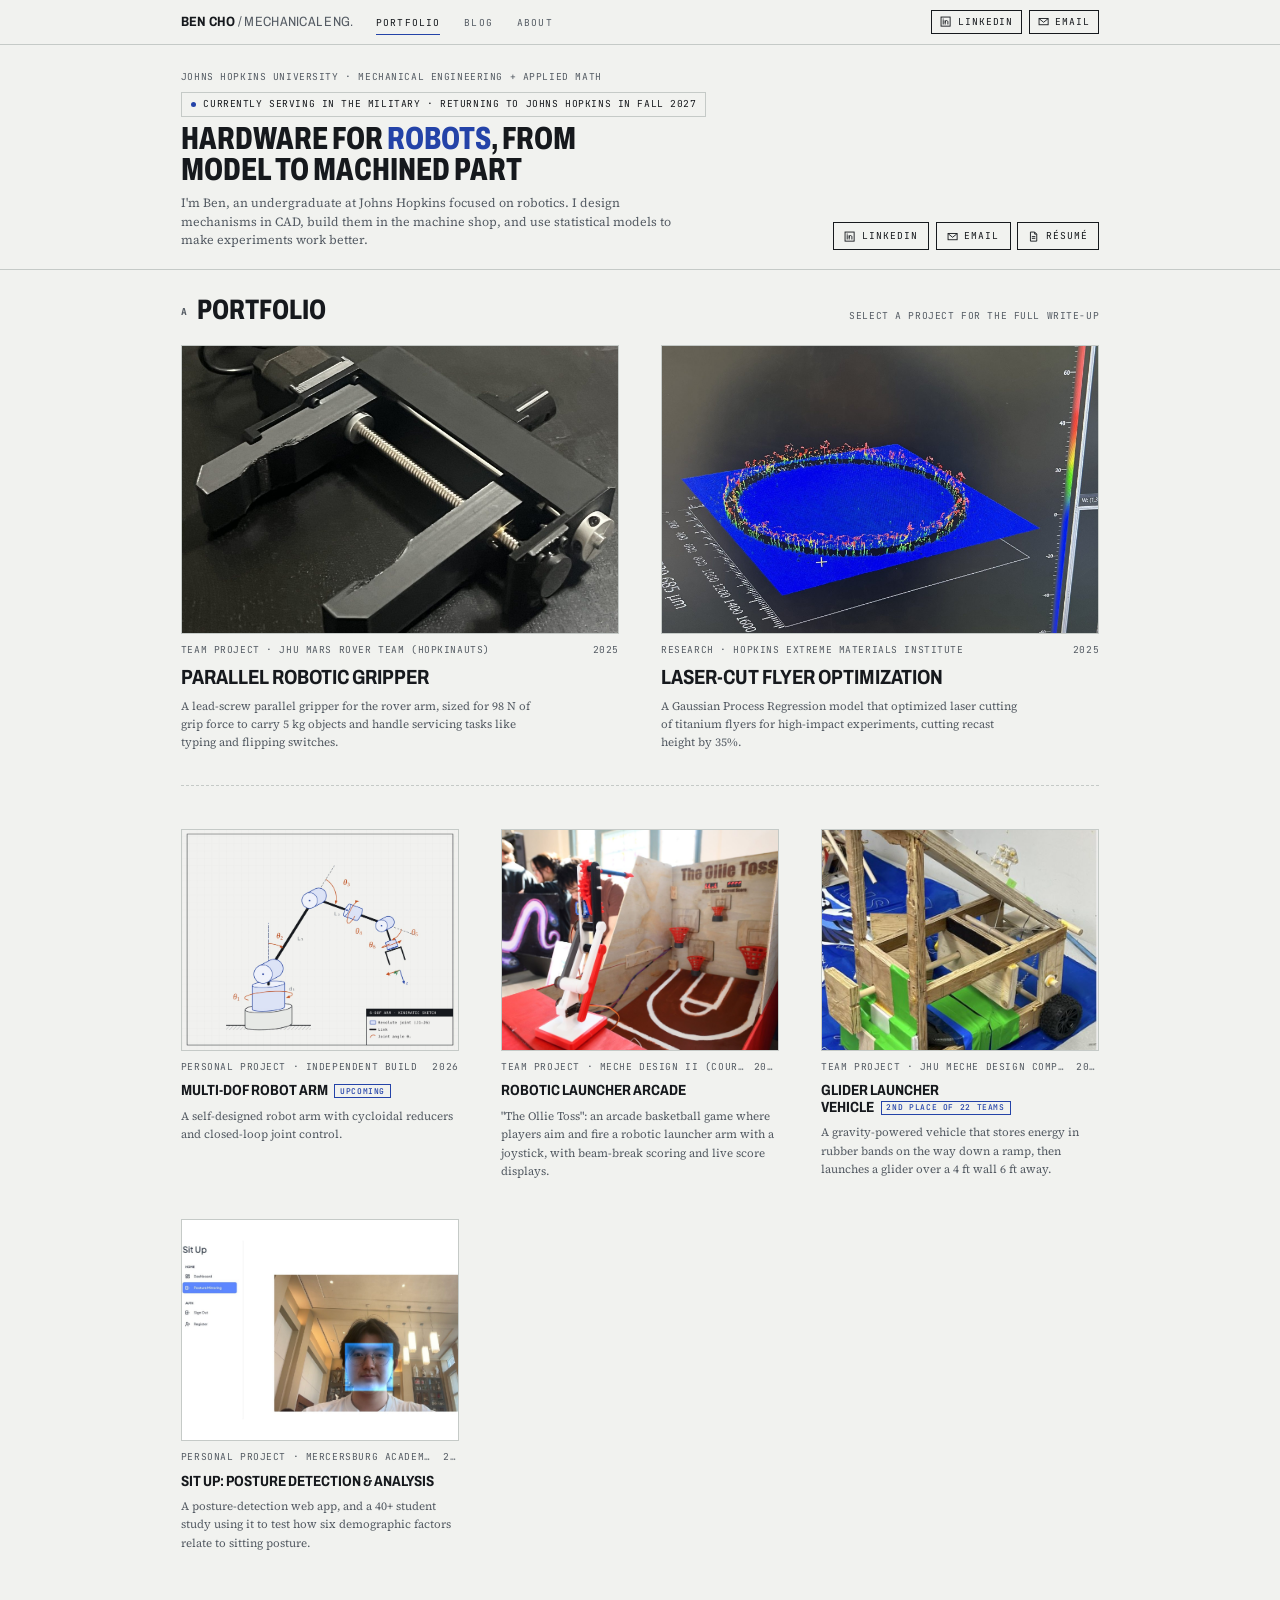
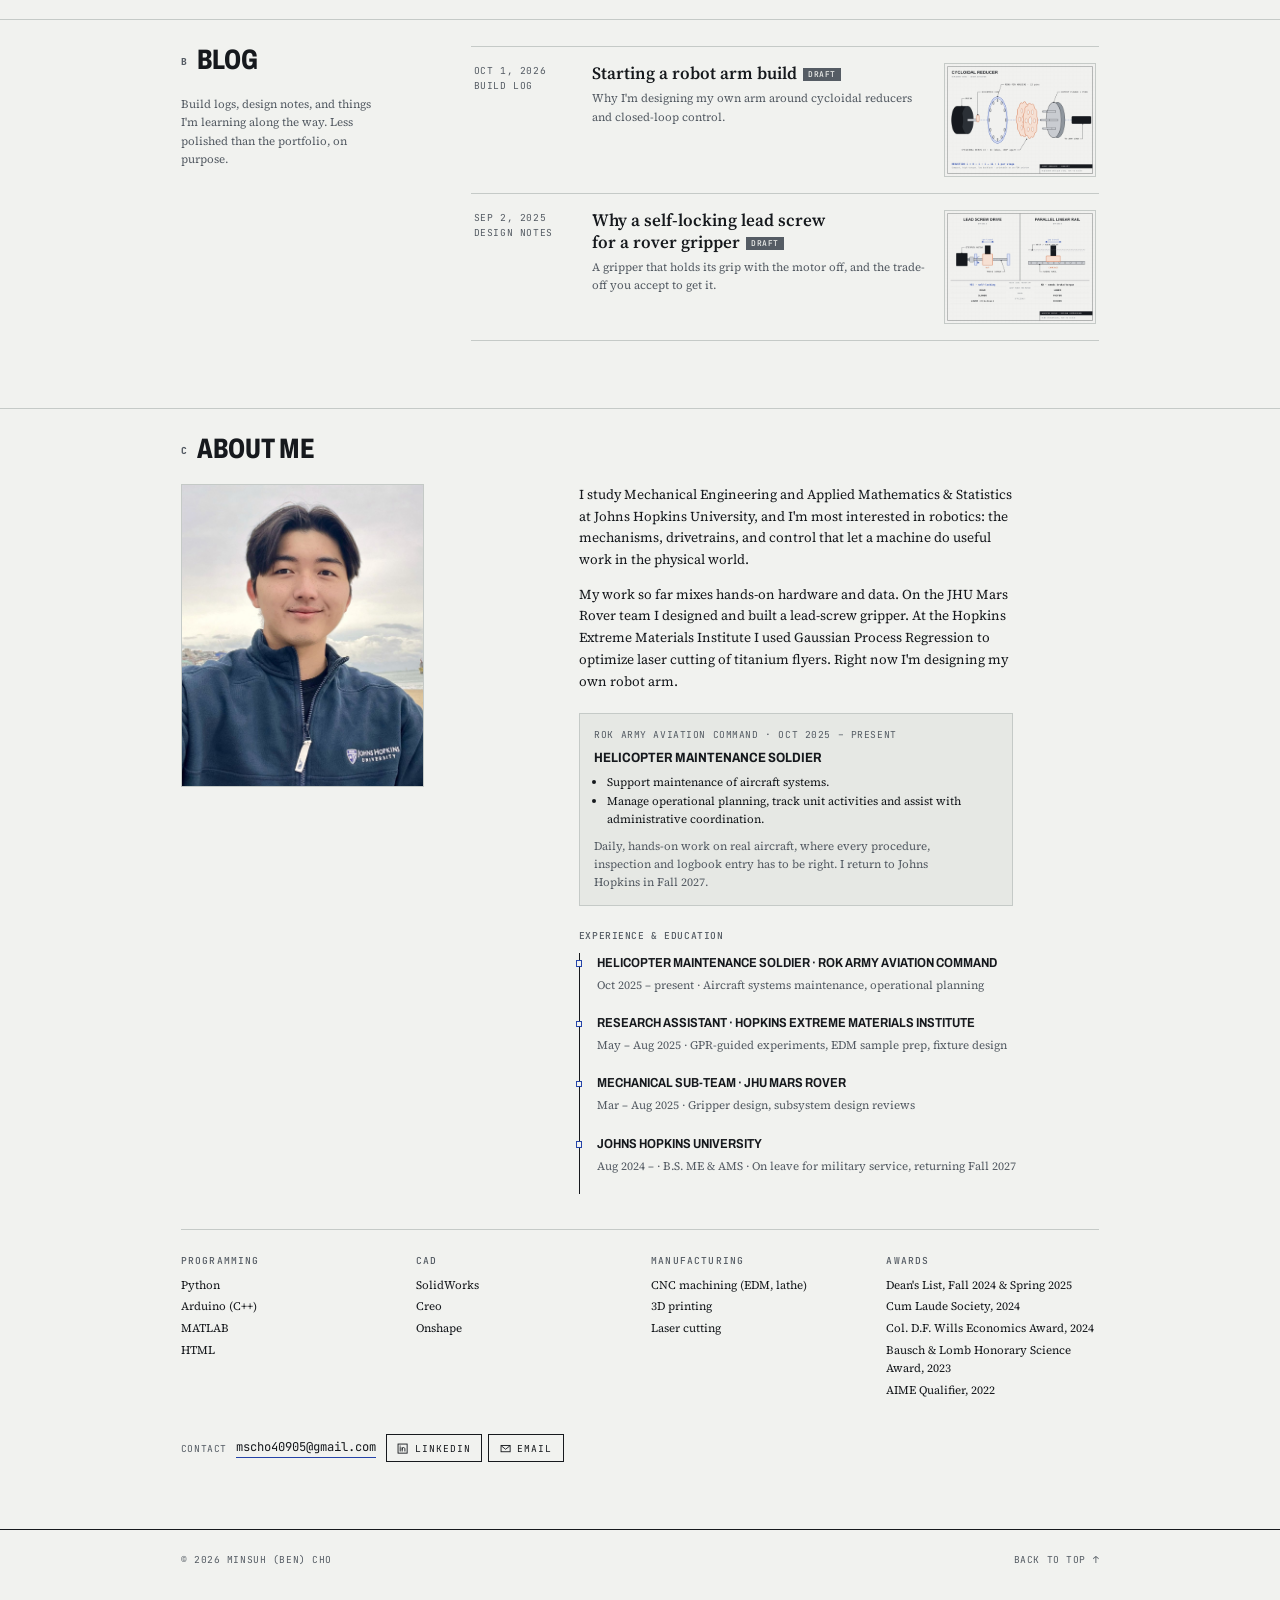
<file: index.html>
<!DOCTYPE html>
<html lang="en">
<head>
<meta charset="utf-8">
<meta name="viewport" content="width=device-width, initial-scale=1, viewport-fit=cover">
<title>Ben Cho — Mechanical Engineering</title>
<meta name="description" content="Minsuh (Ben) Cho — mechanical engineering and applied mathematics student at Johns Hopkins University, focused on robotics. Projects, writing, and contact.">
<meta property="og:title" content="Ben Cho — Mechanical Engineering">
<meta property="og:description" content="Robotics hardware, research, and engineering notes from a Johns Hopkins ME + AMS student.">
<meta property="og:type" content="website">
<link rel="preconnect" href="https://fonts.googleapis.com">
<link rel="preconnect" href="https://fonts.gstatic.com" crossorigin>
<link rel="stylesheet" href="https://fonts.googleapis.com/css2?family=Archivo:wdth,wght@62..125,400..800&family=Source+Serif+4:ital,opsz,wght@0,8..60,400;0,8..60,600;1,8..60,400&family=JetBrains+Mono:wght@400;500&display=swap">
<link rel="stylesheet" href="style.css">
</head>
<body data-page="home">
<!-- This page fills itself from content.js. Edit content.js, not this file
     (except the About text below, which lives here). -->

<header class="top" id="siteHeader"></header>

<main id="top">
  <section class="intro">
    <div class="wrap">
      <div>
        <div class="mono">Johns Hopkins University · Mechanical Engineering + Applied Math</div>
        <p class="intro-status"><span class="dot" aria-hidden="true"></span>Currently serving in the military · Returning to Johns Hopkins in Fall 2027</p>
        <h1>Hardware for <em>robots</em>, from model to machined part</h1>
        <p>I'm Ben, an undergraduate at Johns Hopkins focused on robotics. I design mechanisms in CAD, build them in the machine shop, and use statistical models to make experiments work better.</p>
      </div>
      <div class="actions" id="introActions"></div>
    </div>
  </section>

  <section class="block" id="portfolio">
    <div class="wrap">
      <div class="shead">
        <h2><span class="mono">A</span>Portfolio</h2>
        <span class="mono">Select a project for the full write-up</span>
      </div>
      <div class="projects" id="projects"></div>
    </div>
  </section>

  <section class="block" id="blog">
    <div class="wrap blog-grid">
      <div class="blog-aside">
        <div class="shead"><h2><span class="mono">B</span>Blog</h2></div>
        <p>Build logs, design notes, and things I'm learning along the way. Less polished than the portfolio, on purpose.</p>
      </div>
      <ul class="posts" id="posts"></ul>
    </div>
  </section>

  <!-- ✏️ ABOUT ME — edit the text between the tags below if you want to change it -->
  <section class="block" id="about">
    <div class="wrap">
      <div class="shead"><h2><span class="mono">C</span>About me</h2></div>
      <div class="about-grid">
        <div id="portrait"></div>
        <div class="about-copy">
          <p>I study Mechanical Engineering and Applied Mathematics &amp; Statistics at Johns Hopkins University, and I'm most interested in robotics: the mechanisms, drivetrains, and control that let a machine do useful work in the physical world.</p>
          <p>My work so far mixes hands-on hardware and data. On the JHU Mars Rover team I designed and built a lead-screw gripper. At the Hopkins Extreme Materials Institute I used Gaussian Process Regression to optimize laser cutting of titanium flyers. Right now I'm designing my own robot arm.</p>

          <div class="service">
            <span class="mono">ROK Army Aviation Command · Oct 2025 – present</span>
            <b>Helicopter Maintenance Soldier</b>
            <ul>
              <li>Support maintenance of aircraft systems.</li>
              <li>Manage operational planning, track unit activities and assist with administrative coordination.</li>
            </ul>
            <p>Daily, hands-on work on real aircraft, where every procedure, inspection and logbook entry has to be right. I return to Johns Hopkins in Fall 2027.</p>
          </div>
          <h4 class="tl-head mono">Experience &amp; education</h4>
          <ul class="timeline">
            <li><b>Helicopter Maintenance Soldier · ROK Army Aviation Command</b><span>Oct 2025 – present · Aircraft systems maintenance, operational planning</span></li>
            <li><b>Research Assistant · Hopkins Extreme Materials Institute</b><span>May – Aug 2025 · GPR-guided experiments, EDM sample prep, fixture design</span></li>
            <li><b>Mechanical Sub-Team · JHU Mars Rover</b><span>Mar – Aug 2025 · Gripper design, subsystem design reviews</span></li>
            <li><b>Johns Hopkins University</b><span>Aug 2024 – · B.S. ME &amp; AMS · On leave for military service, returning Fall 2027</span></li>
          </ul>
        </div>
      </div>

      <div class="facts">
        <div><h4>Programming</h4><ul><li>Python</li><li>Arduino (C++)</li><li>MATLAB</li><li>HTML</li></ul></div>
        <div><h4>CAD</h4><ul><li>SolidWorks</li><li>Creo</li><li>Onshape</li></ul></div>
        <div><h4>Manufacturing</h4><ul><li>CNC machining (EDM, lathe)</li><li>3D printing</li><li>Laser cutting</li></ul></div>
        <div><h4>Awards</h4><ul><li>Dean's List, Fall 2024 &amp; Spring 2025</li><li>Cum Laude Society, 2024</li><li>Col. D.F. Wills Economics Award, 2024</li><li>Bausch &amp; Lomb Honorary Science Award, 2023</li><li>AIME Qualifier, 2022</li></ul></div>
      </div>

      <div class="contact">
        <span class="mono">Contact</span>
        <a class="email" id="aboutEmail" href="#"></a>
        <span id="aboutLinks" style="display:flex; gap:8px; flex-wrap:wrap"></span>
      </div>
    </div>
  </section>
</main>

<footer id="siteFooter"></footer>

<script src="content.js"></script>
<script src="site.js"></script>
</body>
</html>
</file>
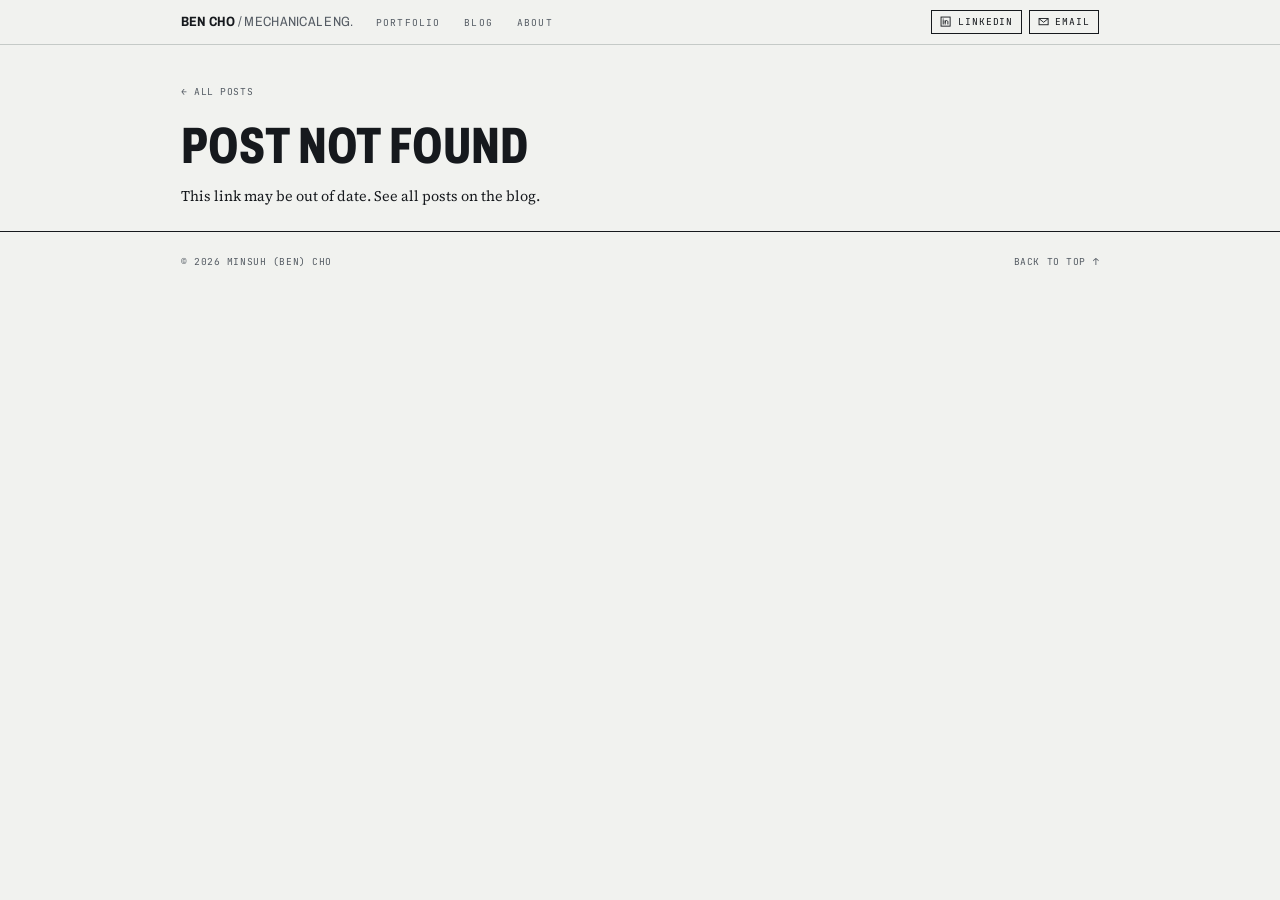
<file: post.html>
<!DOCTYPE html>
<html lang="en">
<head>
<meta charset="utf-8">
<meta name="viewport" content="width=device-width, initial-scale=1, viewport-fit=cover">
<title>Blog · Ben Cho</title>
<link rel="preconnect" href="https://fonts.googleapis.com">
<link rel="preconnect" href="https://fonts.gstatic.com" crossorigin>
<link rel="stylesheet" href="https://fonts.googleapis.com/css2?family=Archivo:wdth,wght@62..125,400..800&family=Source+Serif+4:ital,opsz,wght@0,8..60,400;0,8..60,600;1,8..60,400&family=JetBrains+Mono:wght@400;500&display=swap">
<link rel="stylesheet" href="style.css">
</head>
<body data-page="post">
<!-- One page for every blog post. It reads ?id=... from the address and fills
     itself from content.js. You don't need to edit this file. -->
<header class="top" id="siteHeader"></header>
<main id="top"><div id="main"></div></main>
<footer id="siteFooter"></footer>
<script src="content.js"></script>
<script src="site.js"></script>
</body>
</html>
</file>
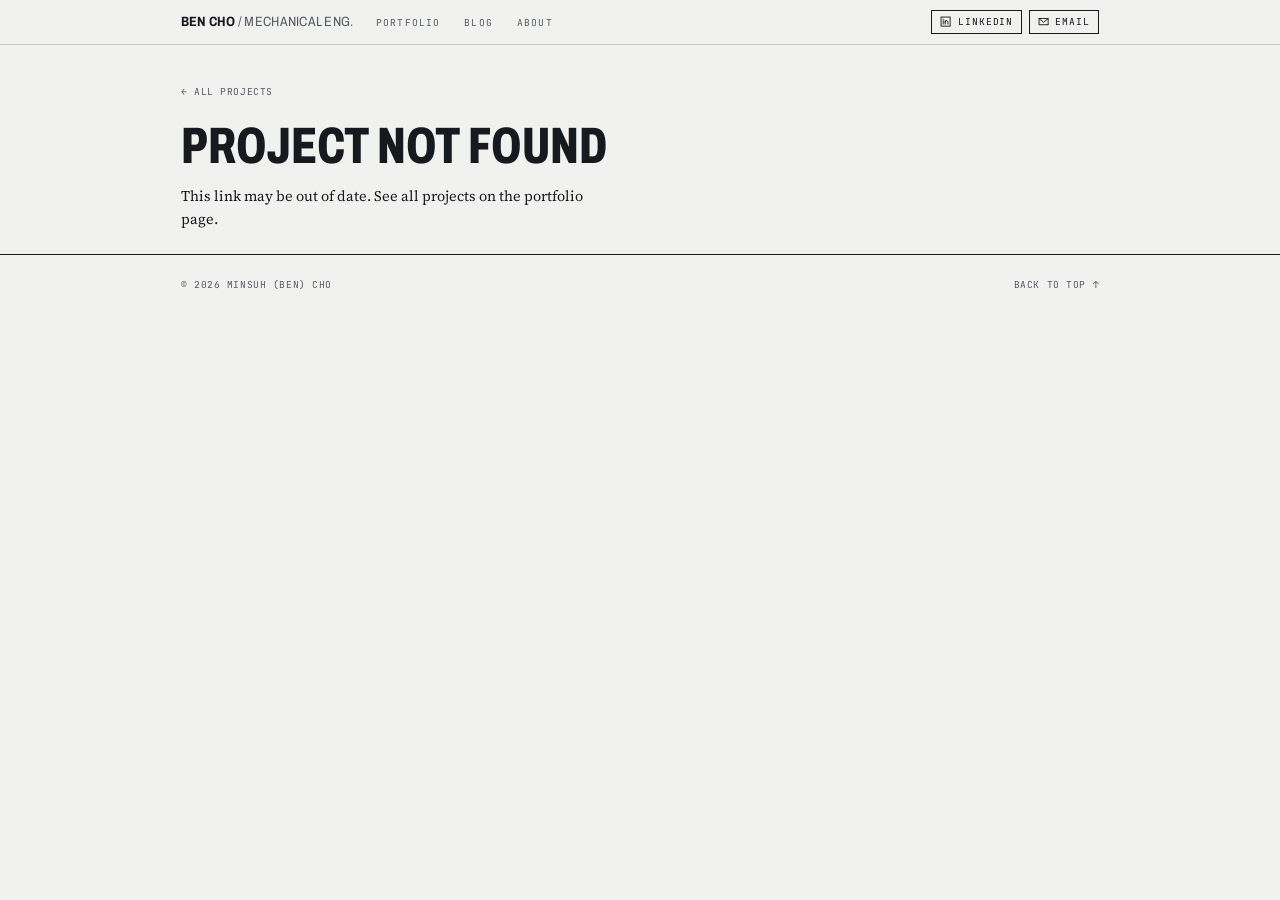
<file: project.html>
<!DOCTYPE html>
<html lang="en">
<head>
<meta charset="utf-8">
<meta name="viewport" content="width=device-width, initial-scale=1, viewport-fit=cover">
<title>Project · Ben Cho</title>
<link rel="preconnect" href="https://fonts.googleapis.com">
<link rel="preconnect" href="https://fonts.gstatic.com" crossorigin>
<link rel="stylesheet" href="https://fonts.googleapis.com/css2?family=Archivo:wdth,wght@62..125,400..800&family=Source+Serif+4:ital,opsz,wght@0,8..60,400;0,8..60,600;1,8..60,400&family=JetBrains+Mono:wght@400;500&display=swap">
<link rel="stylesheet" href="style.css">
</head>
<body data-page="project">
<!-- One page for every project. It reads ?id=... from the address and fills
     itself from content.js. You don't need to edit this file. -->
<header class="top" id="siteHeader"></header>
<main id="top"><div id="main"></div></main>
<footer id="siteFooter"></footer>
<script src="content.js"></script>
<script src="site.js"></script>
</body>
</html>
</file>
<file: style.css>
/* Shared styles for every page. You don't need to edit this file. */

/* Layout concept: an engineering drawing sheet — ruled lines, drawing-style labels,
   one machinist's layout-blue accent, and grids whose edges all line up. */
:root{
  --paper:#F1F2EF;
  --paper-2:#E6E8E4;
  --ink:#16191D;
  --ink-2:#555C64;
  --rule:#C5CAC7;
  --layout:#2443A8;
  --layout-soft:rgba(36,67,168,.09);

  --f-display:"Archivo", "Arial Narrow", "Helvetica Neue", Arial, sans-serif;
  --f-body:"Source Serif 4", Georgia, "Times New Roman", serif;
  --f-mono:"JetBrains Mono", ui-monospace, "SFMono-Regular", Menlo, Consolas, monospace;

  --s-1:.75rem; --s-2:.9rem; --s-3:1.0625rem; --s-4:1.3rem;
  --max:1180px;
  --gap:clamp(14px,2.2vw,28px);
  color-scheme:light;
}
@media (prefers-color-scheme: dark){
  :root:not([data-theme="light"]){
    --paper:#111417; --paper-2:#191D21; --ink:#E5E7E4; --ink-2:#9CA3A9; --rule:#2D3339;
    --layout:#8AA0F2; --layout-soft:rgba(138,160,242,.12); color-scheme:dark;
  }
}
:root[data-theme="dark"]{
  --paper:#111417; --paper-2:#191D21; --ink:#E5E7E4; --ink-2:#9CA3A9; --rule:#2D3339;
  --layout:#8AA0F2; --layout-soft:rgba(138,160,242,.12); color-scheme:dark;
}

*,*::before,*::after{box-sizing:border-box}
html{scroll-behavior:smooth; scroll-padding-top:90px}
@media (prefers-reduced-motion: reduce){ html{scroll-behavior:auto} *{transition:none!important} }
body{margin:0; background:var(--paper); color:var(--ink); font-family:var(--f-body); font-size:var(--s-3); line-height:1.6; -webkit-font-smoothing:antialiased}
img{max-width:100%; display:block}
a{color:inherit}
:focus-visible{outline:2px solid var(--layout); outline-offset:3px}
[hidden]{display:none!important}

.wrap{max-width:var(--max); margin:0 auto; padding-left:max(16px, env(safe-area-inset-left, 0px)); padding-right:max(16px, env(safe-area-inset-right, 0px))}
.mono{font-family:var(--f-mono); font-size:var(--s-1); letter-spacing:.06em; text-transform:uppercase; color:var(--ink-2)}

/* ── Header (same on every page) ───────────────── */
body::before{content:""; position:fixed; inset:0 0 auto; height:env(safe-area-inset-top,0px); z-index:30; background:var(--paper)}
.top{position:sticky; top:env(safe-area-inset-top,0px); z-index:20; background:var(--paper); border-bottom:1px solid var(--rule)}
.top .wrap{display:grid; grid-template-columns:auto 1fr auto; align-items:center; gap:12px 28px; padding-block:12px}
.brand{font-family:var(--f-display); font-stretch:82%; font-weight:700; font-size:1.05rem; letter-spacing:.02em; text-decoration:none; text-transform:uppercase; white-space:nowrap}
.brand span{font-weight:400; color:var(--ink-2)}
.top nav ul{list-style:none; margin:0; padding:0; display:flex; gap:clamp(14px,3vw,30px)}
.top nav a{font-family:var(--f-mono); font-size:var(--s-1); letter-spacing:.12em; text-transform:uppercase; text-decoration:none; color:var(--ink-2); padding-block:6px; border-bottom:1px solid transparent}
.top nav a:hover, .top nav a.on{color:var(--ink); border-bottom-color:var(--layout)}
.connect{display:flex; gap:8px; position:relative}

.btn{display:inline-flex; align-items:center; gap:8px; font-family:var(--f-mono); font-size:var(--s-1); letter-spacing:.1em; text-transform:uppercase; text-decoration:none; padding:9px 13px; border:1px solid var(--ink); background:transparent; color:var(--ink); cursor:pointer; line-height:1.2}
.btn.solid{background:var(--ink); color:var(--paper)}
.btn:hover{border-color:var(--layout); color:var(--layout)}
.btn.solid:hover{background:var(--layout); color:var(--paper); border-color:var(--layout)}
.btn.off{opacity:.4; cursor:not-allowed}
.btn svg{width:14px; height:14px; flex:none}
.btn.sm{padding:7px 10px}

.mailpop{position:absolute; right:0; top:calc(100% + 10px); width:min(330px, calc(100vw - 32px)); background:var(--paper); border:1.5px solid var(--ink); padding:14px; display:grid; gap:10px; z-index:40; box-shadow:0 8px 24px rgba(0,0,0,.12)}
.mailpop .addr{font-family:var(--f-mono); font-size:.9rem; user-select:all; word-break:break-all; color:var(--ink)}
.mailpop .row{display:flex; flex-wrap:wrap; gap:8px}

/* ── Image wells ───────────────────────────────── */
.fig{position:relative; background:var(--paper-2); aspect-ratio:3/2; max-width:100%; overflow:hidden; border:1px solid var(--rule); margin:0}
.fig img{width:100%; height:100%; object-fit:cover}
.fig.empty{background-image:linear-gradient(var(--rule) 1px, transparent 1px), linear-gradient(90deg, var(--rule) 1px, transparent 1px); background-size:22px 22px; background-position:-1px -1px}
.fig.empty::before,.fig.empty::after{content:""; position:absolute; background:var(--layout); opacity:.55}
.fig.empty::before{left:50%; top:calc(50% - 18px); width:1px; height:36px}
.fig.empty::after{top:50%; left:calc(50% - 18px); height:1px; width:36px}
.fig .tag{position:absolute; left:8px; bottom:8px; background:var(--paper); padding:3px 7px; border:1px solid var(--rule); font-size:.65rem}

/* ── Home: compact intro ───────────────────────── */
.intro{padding-block:clamp(18px,2.6vw,30px) clamp(16px,2.2vw,24px)}
.intro .wrap{display:grid; grid-template-columns:minmax(0,1fr) auto; gap:16px 40px; align-items:end}
.intro h1{font-family:var(--f-display); font-stretch:70%; font-weight:780; font-size:clamp(1.6rem,3.2vw,2.5rem); line-height:.98; margin:6px 0 10px; text-transform:uppercase; text-wrap:balance}
.intro h1 em{font-style:normal; color:var(--layout)}
.intro p{margin:0; max-width:70ch; color:var(--ink-2); font-size:.98rem; line-height:1.5}
.intro .actions{display:flex; flex-wrap:wrap; gap:8px}

/* ── Section heads ─────────────────────────────── */
section.block{padding-block:clamp(20px,2.6vw,32px) clamp(48px,7vw,84px); border-top:1px solid var(--rule)}
.shead{display:flex; flex-wrap:wrap; justify-content:space-between; align-items:baseline; gap:6px 16px; margin-bottom:clamp(16px,2.4vw,26px)}
.shead h2{font-family:var(--f-display); font-stretch:72%; font-weight:760; font-size:clamp(1.5rem,3vw,2.2rem); line-height:1; margin:0; text-transform:uppercase}
.shead h2 .mono{font-stretch:100%; margin-right:12px; vertical-align:middle}

/* ── Portfolio grid: 2 major on top, 3 per row below ── */
.projects{display:grid; grid-template-columns:repeat(6,minmax(0,1fr)); row-gap:clamp(30px,4vw,48px); column-gap:calc(3.045% + 0.639 * var(--gap)); align-items:start}   /* card gap: 30% below the earlier 76 px (≈53 px on a laptop) */
@media (max-width: 900px){ .projects{column-gap:var(--gap)} }
.card{grid-column:span 2; display:flex; flex-direction:column; gap:10px; text-decoration:none; color:inherit; min-width:0}
.card.major{grid-column:span 3}
.card.major .fig{aspect-ratio:1.514}     /* ~536 x 354 px on a laptop */
/* smaller cards: 5:4 frames (wider than tall), same picture area as the old 3:2 frames;
   outer cards stay flush with the page edges */
.card:not(.major) .fig{aspect-ratio:5/4}

.card .meta{display:flex; justify-content:space-between; gap:10px}
.card .meta span{overflow:hidden; text-overflow:ellipsis; white-space:nowrap}
.card h3{font-family:var(--f-display); font-stretch:80%; font-weight:700; font-size:1.15rem; line-height:1.12; margin:0; text-transform:uppercase; text-wrap:balance}
.card.major h3{font-size:clamp(1.15rem,2.1vw,1.6rem)}
.card p{margin:0; color:var(--ink-2); font-size:var(--s-2); max-width:60ch}
.card .fig{transition:border-color .2s}
.card:hover .fig{border-color:var(--layout)}
.card:hover h3{color:var(--layout)}
.divider{grid-column:1 / -1; height:0; border-top:1px dashed var(--rule); margin:-6px 0}
.status{display:inline-block; margin-left:8px; font-family:var(--f-mono); font-size:.62rem; letter-spacing:.08em; vertical-align:middle; padding:2px 6px; border:1px solid var(--layout); color:var(--layout); text-transform:uppercase; font-weight:500; font-stretch:100%}

/* ── Blog list ─────────────────────────────────── */
.blog-grid{display:grid; grid-template-columns:minmax(0,1fr) minmax(0,2.6fr); gap:clamp(20px,5vw,60px)}
.blog-aside p{margin:0; color:var(--ink-2); font-size:var(--s-2); max-width:34ch}
.posts{list-style:none; margin:0; padding:0}
.post{border-top:1px solid var(--rule)}
.post:last-child{border-bottom:1px solid var(--rule)}
.post a{display:grid; grid-template-columns:7.5em minmax(0,1fr) clamp(110px,18vw,190px); gap:20px; padding:20px 4px; text-decoration:none; align-items:start}
.post h3{font-family:var(--f-body); font-weight:600; font-size:1.35rem; line-height:1.25; margin:0 0 6px; text-wrap:balance}
.post p{margin:0; color:var(--ink-2); font-size:var(--s-2); max-width:58ch}
.post .fig{aspect-ratio:4/3}
.post a:hover h3{color:var(--layout)}
.post a:hover .fig{border-color:var(--layout)}
.draft{display:inline-block; font-family:var(--f-mono); font-size:.62rem; letter-spacing:.08em; text-transform:uppercase; color:var(--paper); background:var(--ink-2); padding:2px 6px; margin-left:8px; vertical-align:middle; font-weight:500}

/* ── About ─────────────────────────────────────── */
.about-grid{display:grid; grid-template-columns:minmax(0,1fr) minmax(0,1.5fr); gap:clamp(28px,5vw,72px)}
.portrait{aspect-ratio:4/5}
.about-copy p{margin:0 0 16px; max-width:62ch}
.timeline{list-style:none; margin:28px 0 0; padding:0; border-left:1.5px solid var(--ink)}
.timeline li{position:relative; padding:0 0 22px 22px}
.timeline li::before{content:""; position:absolute; left:-5px; top:.55em; width:8px; height:8px; background:var(--paper); border:1.5px solid var(--layout)}
.timeline b{display:block; font-family:var(--f-display); font-stretch:85%; font-weight:650; text-transform:uppercase; font-size:1.02rem}
.timeline span{font-size:var(--s-2); color:var(--ink-2)}
.facts{display:grid; grid-template-columns:repeat(auto-fit,minmax(min(100%,220px),1fr)); gap:28px; margin-top:44px; padding-top:28px; border-top:1px solid var(--rule)}
.facts h4{margin:0 0 10px; font-family:var(--f-mono); font-size:var(--s-1); font-weight:500; letter-spacing:.12em; text-transform:uppercase; color:var(--ink-2)}
.facts ul{list-style:none; margin:0; padding:0; font-size:var(--s-2); display:grid; gap:4px}
.contact{margin-top:44px; display:flex; flex-wrap:wrap; gap:12px; align-items:center}
.email{font-family:var(--f-mono); font-size:.95rem; border-bottom:1px solid var(--layout); text-decoration:none; user-select:all; word-break:break-all}

footer{border-top:1.5px solid var(--ink); padding-block:22px 36px}
footer .wrap{display:flex; flex-wrap:wrap; justify-content:space-between; gap:12px}
footer a{text-decoration:none}

/* ── Project & blog pages ──────────────────────── */
.page-head{padding-block:clamp(22px,4vw,44px) clamp(18px,3vw,28px)}
.back{display:inline-block; margin-bottom:18px; text-decoration:none}
.back:hover{color:var(--layout)}
.page-head h1{font-family:var(--f-display); font-stretch:70%; font-weight:780; font-size:clamp(2.1rem,5.4vw,4rem); line-height:.95; margin:10px 0 18px; text-transform:uppercase; text-wrap:balance; max-width:22ch}
.page-head h1.serif{font-family:var(--f-body); font-stretch:100%; font-weight:600; text-transform:none; line-height:1.12; max-width:26ch}
.page-head .lede{margin:0; max-width:62ch; font-size:1.15rem}
.kind{display:inline-block; font-family:var(--f-mono); font-size:var(--s-1); letter-spacing:.1em; text-transform:uppercase; padding:4px 9px; border:1px solid var(--layout); color:var(--layout)}
.specs{display:grid; grid-template-columns:repeat(auto-fit,minmax(min(45%,190px),1fr)); column-gap:16px; border-top:1.5px solid var(--ink); border-bottom:1px solid var(--rule); margin:24px 0 0}
.specs div{padding:12px 14px 12px 0; min-width:0}
.specs dt{font-family:var(--f-mono); font-size:.68rem; letter-spacing:.1em; text-transform:uppercase; color:var(--ink-2)}
.specs dd{margin:3px 0 0; font-size:var(--s-2)}

.hero-figs{display:flex; gap:var(--gap); margin-bottom:clamp(28px,4vw,48px); align-items:flex-start}
.hero-figs .fig{flex:1 1 0; aspect-ratio:4/3; min-width:0}
.hero-figs .fig img{object-fit:cover}

.p-body{display:grid; gap:clamp(30px,4vw,48px); padding-bottom:clamp(40px,6vw,72px)}
.p-sec{display:grid; grid-template-columns:13rem minmax(0,1fr); gap:12px 40px; border-top:1px solid var(--rule); padding-top:18px}
.p-sec h2{margin:0; font-family:var(--f-display); font-stretch:80%; font-weight:700; font-size:1.25rem; text-transform:uppercase; line-height:1.15}
.p-sec h2 .mono{display:block; margin-bottom:6px; font-stretch:100%; font-weight:400}

.rich{display:flow-root; max-width:72ch; min-width:0}
.rich > *:first-child{margin-top:0}
.rich p{margin:0 0 14px}
.rich ul{margin:0 0 14px; padding-left:1.15em; overflow:hidden}
.rich li{margin-bottom:6px}
.rich h3{clear:both; font-family:var(--f-display); font-stretch:85%; font-size:1.05rem; text-transform:uppercase; margin:22px 0 8px}
.rich a{color:var(--layout)}
.rich figure{margin:4px 0 18px}
.rich figure .fig{aspect-ratio:auto}
.rich figure .fig img{height:auto}
.rich figure.right{float:right; width:min(46%,380px); margin-left:26px}
.rich figure.left{float:left; width:min(46%,380px); margin-right:26px}
.rich figure.full{clear:both; width:100%}
.rich figure.gallery{clear:both; width:100%}
.rich figure.video video{display:block; width:100%; height:auto; max-height:80vh; background:var(--paper-2)}
.rich figure.video.right,.rich figure.video.left{width:min(40%,320px)}
.rich .gal{display:grid; gap:14px; align-items:start}
.rich .g2 .gal{grid-template-columns:repeat(2,minmax(0,1fr))}
.rich .g3 .gal{grid-template-columns:repeat(3,minmax(0,1fr))}
.rich figcaption{margin-top:6px; font-family:var(--f-mono); font-size:.7rem; letter-spacing:.04em; color:var(--ink-2)}

.post-body{max-width:72ch; margin:0 auto 0 0; padding-bottom:clamp(40px,6vw,72px)}
.post-body .rich{font-size:1.1rem}
.post-cover{margin-bottom:clamp(24px,4vw,40px)}
.post-cover .fig{aspect-ratio:16/8}

.pager{display:grid; grid-template-columns:1fr 1fr; gap:var(--gap); border-top:1.5px solid var(--ink); padding-block:20px 48px}
.pager a{text-decoration:none; display:grid; gap:4px}
.pager a:last-child{text-align:right}
.pager b{font-family:var(--f-display); font-stretch:82%; text-transform:uppercase; font-size:1.05rem}
.pager a:hover b{color:var(--layout)}

/* ── Responsive ────────────────────────────────── */
@media (max-width: 900px){
  .card{grid-column:span 3}
  .card:not(.major), .card.major{width:100%; justify-self:stretch !important}
  .card:not(.major) .fig{aspect-ratio:1.58}
  .blog-grid,.about-grid{grid-template-columns:minmax(0,1fr)}
  .p-sec{grid-template-columns:minmax(0,1fr)}
  .portrait{max-width:340px}
}
@media (max-width: 720px){
  .top .wrap{grid-template-columns:1fr auto}
  .top nav{grid-column:1 / -1; grid-row:2}
  .intro .wrap{grid-template-columns:minmax(0,1fr)}
}
@media (max-width: 560px){
  .brand span{display:none}
  .btn .lbl-long{display:none}
  .card.major .fig{aspect-ratio:1/1}
  .card:not(.major) .fig{aspect-ratio:5/4}
  .card:not(.major) p{display:none}
  .card h3{font-size:.98rem}
  .card .meta .ctx{display:none}
  .post a{grid-template-columns:minmax(0,1fr) 96px; gap:6px 14px}
  .post a > .mono{grid-column:1 / -1}
  .post h3{font-size:1.12rem}
  .post p{display:-webkit-box; -webkit-line-clamp:3; -webkit-box-orient:vertical; overflow:hidden}
  .rich .g3 .gal{grid-template-columns:repeat(2,minmax(0,1fr))}
  .rich figure.right,.rich figure.left{float:none; width:100%; margin-left:0; margin-right:0}
  .hero-figs{flex-direction:column}
  .hero-figs .fig{flex:none !important; width:100%; max-width:100% !important}
  .pager{grid-template-columns:minmax(0,1fr)}
  .pager a:last-child{text-align:left}
}

/* Every page at 80% scale on computer screens (images, titles, text and spacing together),
   so the homepage, project pages and blog posts share the same content width.
   Phones and tablets keep the normal size so text stays readable there. */
@media (min-width: 1000px){
  main,
  .top > .wrap,
  footer > .wrap{ zoom: .8; }
}

/* intro: current status line */
.intro-status{display:inline-flex; align-items:center; gap:9px; margin:10px 0 2px !important; padding:5px 11px; border:1px solid var(--rule); font-family:var(--f-mono); font-size:var(--s-1) !important; letter-spacing:.06em; text-transform:uppercase; color:var(--ink) !important; max-width:none !important}
.intro-status .dot{width:7px; height:7px; border-radius:50%; background:var(--layout); flex:none}
/* about: military service block */
.service{margin:26px 0 6px; padding:16px 18px; border:1px solid var(--rule); background:var(--paper-2); display:grid; gap:6px; max-width:62ch}
.service b{font-family:var(--f-display); font-stretch:85%; font-weight:700; text-transform:uppercase; font-size:1.05rem}
.service ul{margin:0; padding-left:1.1em; font-size:var(--s-2)}
.service p{margin:4px 0 0 !important; font-size:var(--s-2); color:var(--ink-2)}
.tl-head{margin:28px 0 12px; font-weight:500}
.tl-head + .timeline{margin-top:0}
.portrait img{object-position:50% 30%}

/* "You may also like" (bottom of project & blog pages) */
.also{border-top:1.5px solid var(--ink); padding-block:26px 56px; margin-top:8px}
.also h2{margin:0 0 20px; font-family:var(--f-display); font-stretch:75%; font-weight:760; font-size:clamp(1.4rem,2.6vw,1.9rem); text-transform:uppercase; line-height:1}
.also-grid{display:grid; grid-template-columns:repeat(3,minmax(0,1fr)); gap:clamp(16px,3vw,36px)}
.also-card{display:grid; gap:8px; text-decoration:none; color:inherit; align-content:start; min-width:0}
.also-card .fig{aspect-ratio:5/4; transition:border-color .2s}
.also-card b{font-family:var(--f-display); font-stretch:82%; font-weight:700; font-size:1.05rem; line-height:1.15; text-transform:uppercase; text-wrap:balance}
.also-card:hover .fig{border-color:var(--layout)}
.also-card:hover b{color:var(--layout)}
@media (max-width:640px){
  .also-grid{grid-template-columns:minmax(0,1fr); gap:14px}
  .also-card{grid-template-columns:110px minmax(0,1fr); grid-template-rows:auto 1fr; column-gap:14px; row-gap:4px}
  .also-card .fig{grid-row:1 / span 2}
}

/* Gentle hover: photo zooms slightly inside its frame, frame turns blue, label + title turn blue */
.card .fig img, .also-card .fig img, .post .fig img{transition:transform .45s cubic-bezier(.2,.7,.2,1)}
.card:hover .fig img, .also-card:hover .fig img, .post a:hover .fig img,
.card:focus-visible .fig img, .also-card:focus-visible .fig img{transform:scale(1.045)}
.card:hover .fig, .also-card:hover .fig, .post a:hover .fig{border-color:var(--layout); box-shadow:0 0 0 1px var(--layout)}
.card .meta .mono:first-child{transition:color .2s}
.card:hover .meta .mono:first-child{color:var(--layout)}
@media (prefers-reduced-motion: reduce){ .card .fig img, .also-card .fig img, .post .fig img{transition:none; transform:none !important} }

/* blog post cover: show the whole picture at its own shape instead of a wide banner crop */
.post-cover{max-width:880px}
.post-cover .fig{aspect-ratio:auto !important}
.post-cover .fig img{height:auto}

/* Headshot 30% smaller */
.portrait{width:70%}
</file>
